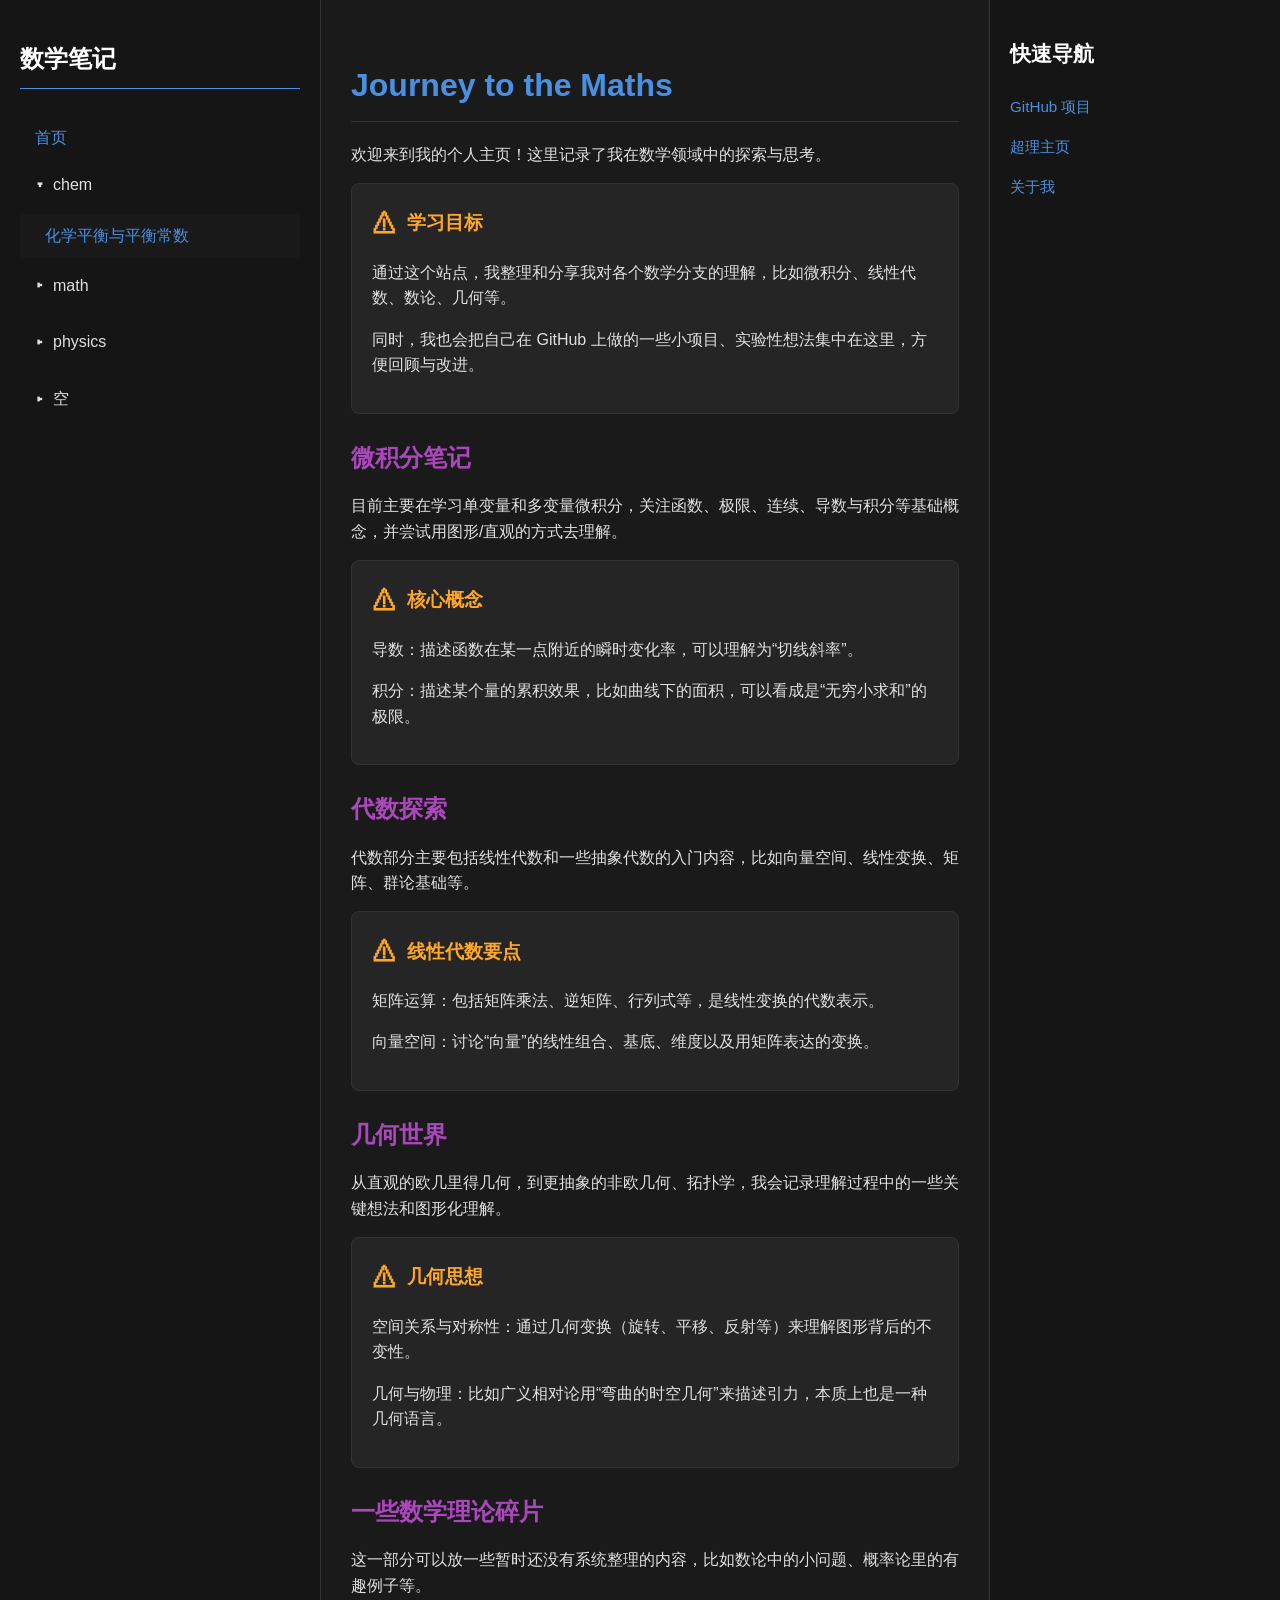
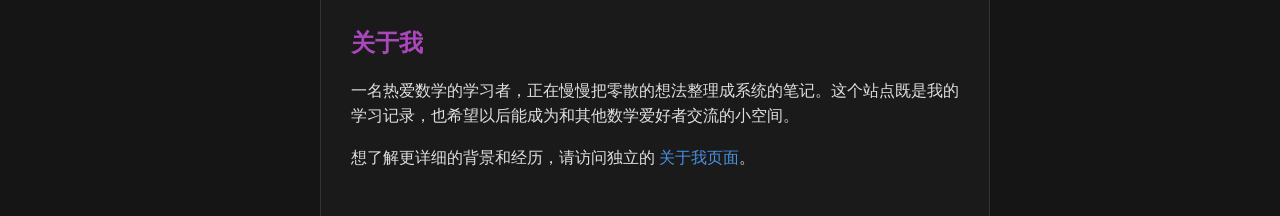
<file: index.html>
<!DOCTYPE html>
<html lang="zh-CN">
<head>
    <meta charset="UTF-8">
    <meta name="viewport" content="width=device-width, initial-scale=1.0">
    <title>我的数学笔记 | GitHub Pages</title>
    <style>
        /* Dark Mode 基础配色 */
        :root {
            --bg-color: #1a1a1a;      /* 深灰色背景 */
            --text-color: #e0e0e0;    /* 浅灰文字 */
            --light-text: #ffffff;    /* 亮色文字 */
            --accent-blue: #4a90e2;   /* 主强调色：标题/链接 */
            --accent-orange: #ffa726; /* 强调提示色：卡片标题 */
            --accent-purple: #ab47bc; /* 次强调色：小标题 */
            --card-bg: #252525;       /* 卡片背景 */
            --border-color: #333333;  /* 分割线颜色 */
            --link-color: #4a90e2;    /* 链接颜色 */
        }

        body {
            margin: 0;
            padding: 0;
            font-family: -apple-system, BlinkMacSystemFont, "Segoe UI", Roboto, "Helvetica Neue", Arial, sans-serif;
            background-color: var(--bg-color);
            color: var(--text-color);
            line-height: 1.6;
        }

        /* 总体三栏布局 */
        .container {
            display: flex;
            min-height: 100vh;
        }

        /* 左侧：类似 Obsidian 的文件/导航栏 */
        .sidebar {
            width: 280px;
            background-color: #151515;
            padding: 20px;
            border-right: 1px solid var(--border-color);
            overflow-y: auto;
        }
        /* 文件夹行样式 */
        .folder {
            cursor: pointer;
            padding: 8px 15px;
            border-radius: 4px;
            transition: background-color 0.2s ease;
            display: flex;
            align-items: center;
            color: var(--text-color);
            margin: 5px 0;
        }

        .folder:hover {
            background-color: #2a2a2a;
        }


        /* 小箭头：控制展开/收起方向 */
        .dropdown {
            margin-right: 8px;
            font-size: 1.2em;
            display: inline-block;
            transition: transform 0.2s ease;
        }

        .dropdown.expanded {
            transform: rotate(90deg); /* 展开时箭头旋转 */
        }

        /* 子菜单（折叠/展开的部分） */
        .submenu {
            list-style: none;
            padding: 0;
            margin: 0;
            overflow: hidden;
            opacity: 0;
            max-height: 0;
            transform: scaleY(0.98);
            transform-origin: top;
            background-color: rgba(30, 30, 30, 0.5);
            border-radius: 4px;
            padding-left: 10px;
            transition:
                opacity 0.18s ease-out,
                max-height 0.18s ease-out,
                transform 0.18s ease-out;
            will-change: opacity, max-height, transform;
        }

        /* 展开的状态 */
        .submenu.show {
            opacity: 1;
            max-height: 500px;   /* 足够大即可，别写太夸张，有助于减少计算 */
            transform: scaleY(1);
        }

        /* 子菜单里的单个条目 */
        .nav-item {
            padding: 6px 15px;
            margin: 3px 0;
            border-radius: 4px;
        }

        .nav-item:hover {
            background-color: var(--accent-blue);
            color: var(--light-text);
        }

        .sidebar h1 {
            color: var(--light-text);
            font-size: 1.5em;
            margin-bottom: 30px;
            font-weight: 600;
            border-bottom: 1px solid var(--accent-blue);
            padding-bottom: 10px;
        }

        .nav-list {
            list-style: none;
            padding: 0;
            margin: 0;
        }

        .nav-list li {
            margin-bottom: 15px;
        }

        .nav-list a {
            color: var(--text-color);
            text-decoration: none;
            display: block;
            padding: 8px 12px;
            border-radius: 4px;
            transition: all 0.3s ease;
        }

        .nav-list a:hover {
            background-color: var(--accent-blue);
            color: var(--light-text);
            text-shadow: 0 0 5px rgba(74, 144, 226, 0.3);
        }

        /* 中间：主内容区 */
        .main-content {
            flex: 1;
            padding: 30px;
            max-width: 800px;
            overflow-y: auto;
        }

        .main-content h2 {
            color: var(--accent-blue);
            margin-top: 30px;
            margin-bottom: 20px;
            font-size: 2em;
            padding-bottom: 10px;
            border-bottom: 1px solid var(--border-color);
        }

        .main-content h3 {
            color: var(--accent-purple);
            margin-top: 25px;
            margin-bottom: 15px;
            font-size: 1.5em;
        }

        .main-content p {
            margin-bottom: 15px;
        }

        /* 右侧：目录栏（快速导航） */
        .toc {
            width: 250px;
            padding: 20px;
            background-color: #151515;
            border-left: 1px solid var(--border-color);
            overflow-y: auto;
        }

        .toc h2 {
            color: var(--light-text);
            font-size: 1.3em;
            margin-bottom: 20px;
        }

        .toc-list {
            list-style: none;
            padding: 0;
            margin: 0;
        }

        .toc-list li {
            margin-bottom: 8px;
        }

        .toc-list a {
            display: block;
            color: var(--accent-blue);
            text-decoration: none;
            padding: 4px 0;
            font-size: 0.95em;
            transition: all 0.3s ease;
        }

        .toc-list a:hover {
            color: var(--accent-orange);
            text-shadow: 0 0 5px rgba(255, 167, 38, 0.4);
        }

        /* 卡片式模块，模拟 Obsidian 的折叠/提示块 */
        .card {
            background-color: var(--card-bg);
            border-radius: 8px;
            padding: 20px;
            margin-bottom: 25px;
            border: 1px solid var(--border-color);
        }

        .card-header {
            color: var(--accent-orange);
            font-size: 1.2em;
            margin-bottom: 15px;
            font-weight: bold;
            display: flex;
            align-items: center;
        }

        .card-header::before {
            content: "⚠";
            margin-right: 10px;
            font-size: 1.3em;
        }

        /* 链接样式（全局） */
        a {
            color: var(--link-color);
            text-decoration: none;
        }

        a:hover {
            text-decoration: underline;
        }

        /* 响应式：屏幕较窄时改成上下结构 */
        @media (max-width: 1024px) {
            .container {
                flex-direction: column;
            }
            .sidebar, .toc {
                width: 100%;
                border: none;
                border-bottom: 1px solid var(--border-color);
            }
            .toc {
                border-top: 1px solid var(--border-color);
            }
        }
    </style>
</head>
<script>
    function toggleMenu(menuId) {
        const menu = document.getElementById(menuId);
        if (!menu) return;

        const folder = menu.previousElementSibling;
        const dropdown = folder ? folder.querySelector('.dropdown') : null;

        // 为了避免快速连点导致抖动，这里简单做个“节流开关”
        if (menu._animating) return;
        menu._animating = true;

        const isOpen = menu.classList.contains('show');

        // 切换展开/收起状态
        if (isOpen) {
            menu.classList.remove('show');
            if (dropdown) dropdown.classList.remove('expanded');
        } else {
            menu.classList.add('show');
            if (dropdown) dropdown.classList.add('expanded');
        }

        // 动画结束后解除锁定（时间要和 CSS transition 时长一致或略长）
        setTimeout(() => {
            menu._animating = false;
        }, 220);
    }

    // 页面加载后：默认展开第一个文件夹（比如微积分）
    document.addEventListener('DOMContentLoaded', function () {
        const firstMenu = document.querySelector('.submenu');
        if (firstMenu) {
            firstMenu.classList.add('show');
            const firstFolder = firstMenu.previousElementSibling;
            const dropdown = firstFolder ? firstFolder.querySelector('.dropdown') : null;
            if (dropdown) dropdown.classList.add('expanded');
        }
    });
</script>
<body>
    <div class="container">
        <!-- 左侧导航栏 -->
        <aside class="sidebar">
            <h1>数学笔记</h1>
            <!-- 首页：单独一个项 -->
            <div class="nav-item" style="margin-top: 20px;">
                <a href="index.html">首页</a>
            </div>
            <!-- chem 文件夹 -->
            <div class="folder" onclick="toggleMenu('chemMenu')">
                <span class="dropdown">▸</span>chem
            </div>
            <ul id="chemMenu" class="submenu">
                <li class="nav-item"><a href="chem/化学1.html">化学平衡与平衡常数</a></li>
            </ul>
        
            <!-- math 文件夹 -->
            <div class="folder" onclick="toggleMenu('mathMenu')">
                <span class="dropdown">▸</span>math
            </div>
            <ul id="mathMenu" class="submenu">
                <li class="nav-item"><a href="math/数学1.html">平均不等式三则</a></li>
                <li class="nav-item"><a href="math/数学2.html">无</a></li>
                <li class="nav-item"><a href="math/数学3.html">无</a></li>
            </ul>
        
            <!-- physics 文件夹 -->
            <div class="folder" onclick="toggleMenu('physicsMenu')">
                <span class="dropdown">▸</span>physics
            </div>
            <ul id="physicsMenu" class="submenu">
                <li class="nav-item"><a href="physics/物理1.html">简谐运动与弹簧系统</a></li>
                <li class="nav-item"><a href="physics/物理2.html">无</a></li>
                <li class="nav-item"><a href="physics/物理3.html">无</a></li>
                <li class="nav-item"><a href="physics/物理4.html">无</a></li>
            </ul>
        
            <!-- 空 文件夹 -->
            <div class="folder" onclick="toggleMenu('emptyMenu')">
                <span class="dropdown">▸</span>空
            </div>
            <ul id="emptyMenu" class="submenu">
                <li class="nav-item"><a href="articles/1.html">数论</a></li>
                <li class="nav-item"><a href="articles/2.html">概率论</a></li>
                <li class="nav-item"><a href="articles/3.html">实分析</a></li>
                <li class="nav-item"><a href="articles/4.html">集合论</a></li>
            </ul>
        
        </aside>

        <!-- 中间主内容 -->
        <main class="main-content">
            <h2>Journey to the Maths</h2>
            <p>欢迎来到我的个人主页！这里记录了我在数学领域中的探索与思考。</p>
            
            <div class="card">
                <div class="card-header">学习目标</div>
                <p>通过这个站点，我整理和分享我对各个数学分支的理解，比如微积分、线性代数、数论、几何等。</p>
                <p>同时，我也会把自己在 GitHub 上做的一些小项目、实验性想法集中在这里，方便回顾与改进。</p>
            </div>

            <h3 id="calculus">微积分笔记</h3>
            <p>目前主要在学习单变量和多变量微积分，关注函数、极限、连续、导数与积分等基础概念，并尝试用图形/直观的方式去理解。</p>
            <div class="card">
                <div class="card-header">核心概念</div>
                <p>导数：描述函数在某一点附近的瞬时变化率，可以理解为“切线斜率”。</p>
                <p>积分：描述某个量的累积效果，比如曲线下的面积，可以看成是“无穷小求和”的极限。</p>
            </div>

            <h3 id="algebra">代数探索</h3>
            <p>代数部分主要包括线性代数和一些抽象代数的入门内容，比如向量空间、线性变换、矩阵、群论基础等。</p>
            <div class="card">
                <div class="card-header">线性代数要点</div>
                <p>矩阵运算：包括矩阵乘法、逆矩阵、行列式等，是线性变换的代数表示。</p>
                <p>向量空间：讨论“向量”的线性组合、基底、维度以及用矩阵表达的变换。</p>
            </div>

            <h3 id="geometry">几何世界</h3>
            <p>从直观的欧几里得几何，到更抽象的非欧几何、拓扑学，我会记录理解过程中的一些关键想法和图形化理解。</p>
            <div class="card">
                <div class="card-header">几何思想</div>
                <p>空间关系与对称性：通过几何变换（旋转、平移、反射等）来理解图形背后的不变性。</p>
                <p>几何与物理：比如广义相对论用“弯曲的时空几何”来描述引力，本质上也是一种几何语言。</p>
            </div>

            <h3 id="theory">一些数学理论碎片</h3>
            <p>这一部分可以放一些暂时还没有系统整理的内容，比如数论中的小问题、概率论里的有趣例子等。</p>

            <h3 id="about">关于我</h3>
            <p>一名热爱数学的学习者，正在慢慢把零散的想法整理成系统的笔记。这个站点既是我的学习记录，也希望以后能成为和其他数学爱好者交流的小空间。</p>
            <p>想了解更详细的背景和经历，请访问独立的
                <a href="about.html" >关于我页面</a>。
            </p>
        </main>

        <!-- 右侧快速导航 -->
        <aside class="toc">
            <h2>快速导航</h2>
            <ul class="toc-list">
                <!-- 把下面这个链接改成你这个页面的 GitHub 仓库地址 -->
                <li><a href="https://github.com/amh488/amh488.github.io" target="_blank">GitHub 项目</a></li>
		<!-- 把下面这个链接改成你这个页面的 超理论坛地址 -->
                <li><a href="https://chaoli.club/index.php/member/14131" target="_blank">超理主页</a></li>
                <!-- 关于我：跳转到你用 Obsidian 导出的 about.html -->
                <li><a href="about.html" >关于我</a></li>
            </ul>
        </aside>
    </div>
</body>
</html>
</file>
